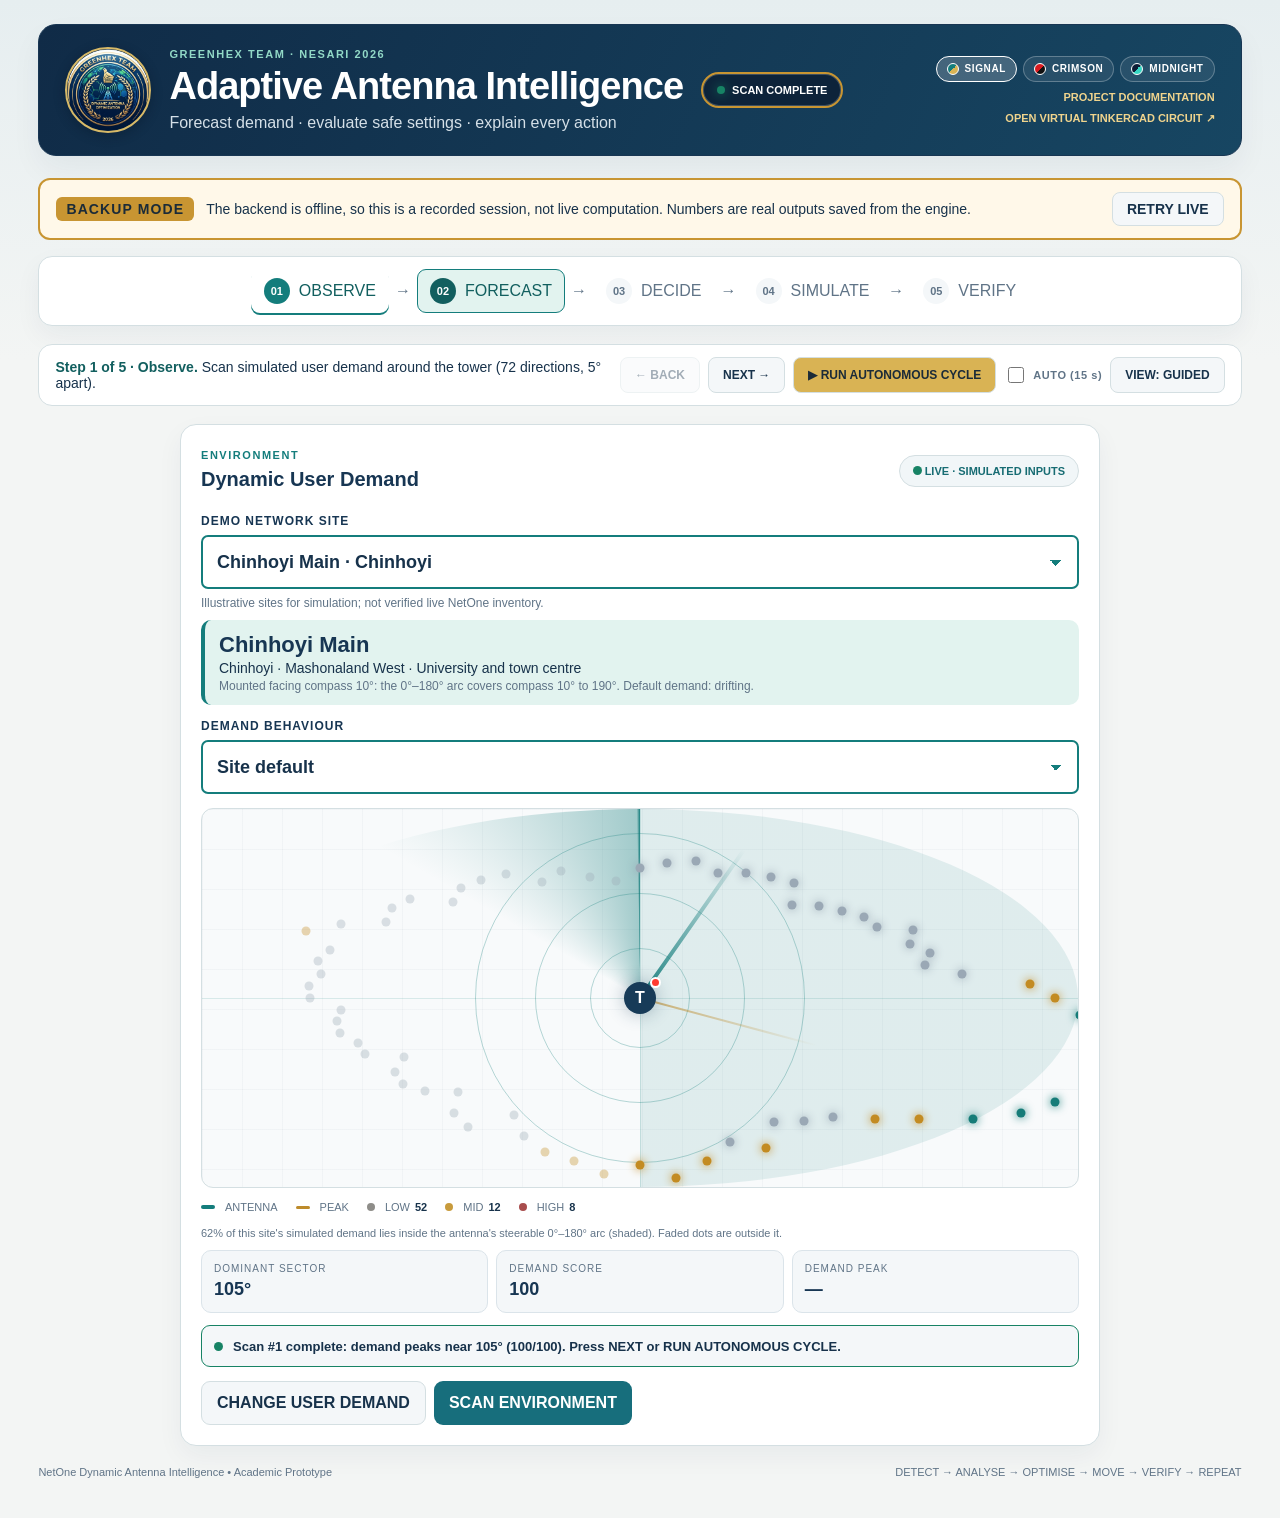
<file: frontend/index.html>
<!DOCTYPE html>
<html lang="en">
<head>
    <meta charset="UTF-8">
    <meta name="viewport" content="width=device-width, initial-scale=1.0">
    <title>NetOne Dynamic Antenna Intelligence</title>
    <script src="js/theme.js"></script>
    <link rel="stylesheet" href="css/style.css?v=gh-20261007-6">
    <link rel="stylesheet" href="css/themes.css?v=gh-themes-4">
</head>

<body>
<div class="app">

    <header class="topbar">
        <div class="brand-lockup">
            <span class="team-logo-frame"><img class="team-logo" src="assets/greenhex-team-mark.png?v=2" width="86" height="86" alt="GreenHex Team emblem"></span>
            <div>
                <div class="eyebrow">GREENHEX TEAM · NESARI 2026</div>
                <h1>Adaptive Antenna Intelligence</h1>
                <p>Forecast demand · evaluate safe settings · explain every action</p>
            </div>
        </div>

        <div class="status-pill" id="systemStatus">
            <span class="dot"></span>
            SYSTEM READY
        </div>
        <nav class="topbar-links" aria-label="Project links">
            <div class="theme-switch" role="group" aria-label="Colour theme">
                <button type="button" data-theme-btn="signal"><i></i>SIGNAL</button>
                <button type="button" data-theme-btn="crimson"><i></i>CRIMSON</button>
                <button type="button" data-theme-btn="midnight"><i></i>MIDNIGHT</button>
            </div>
            <a href="docs.html">PROJECT DOCUMENTATION</a>
            <a href="https://www.tinkercad.com/things/1D8MHzs7QHV/editel" target="_blank" rel="noopener noreferrer">OPEN VIRTUAL TINKERCAD CIRCUIT ↗</a>
        </nav>
    </header>

        <div class="backup-banner" id="backupBanner" role="status" hidden>
            <strong>BACKUP MODE</strong>
            <span>The backend is offline, so this is a recorded session, not live computation. Numbers are real outputs saved from the engine.</span>
            <button type="button" class="secondary" id="retryLiveBtn">RETRY LIVE</button>
        </div>

    <main>

        <!-- Core flow -->
        <section class="flow-card" aria-label="Process stages">
            <button type="button" class="flow-step active viewing" id="flow1" data-go="1" title="Scan simulated demand"><strong>01</strong><span>OBSERVE</span></button>
            <div class="arrow">→</div>
            <button type="button" class="flow-step" id="flow2" data-go="2" title="Predict next window"><strong>02</strong><span>FORECAST</span></button>
            <div class="arrow">→</div>
            <button type="button" class="flow-step" id="flow3" data-go="3" title="Pick a safe setting"><strong>03</strong><span>DECIDE</span></button>
            <div class="arrow">→</div>
            <button type="button" class="flow-step" id="flow4" data-go="4" title="Move virtual antenna"><strong>04</strong><span>SIMULATE</span></button>
            <div class="arrow">→</div>
            <button type="button" class="flow-step" id="flow5" data-go="5" title="Re-score same demand"><strong>05</strong><span>VERIFY</span></button>
        </section>

        <section class="view-bar">
            <p class="stage-hint" id="stageHint"></p>
            <div class="view-actions">
                <button type="button" class="secondary" id="prevStep">← BACK</button>
                <button type="button" class="secondary" id="nextStep">NEXT →</button>
                <button type="button" class="success" id="runCycleBtn">▶ RUN AUTONOMOUS CYCLE</button>
                <label class="auto-toggle"><input type="checkbox" id="autoToggle"> AUTO (15 s)</label>
                <button type="button" class="secondary" id="viewToggle">VIEW: GUIDED</button>
            </div>
        </section>

        <section class="dashboard-grid">

            <!-- Demand -->
            <article class="panel demand-panel" data-step="1">
                <div class="panel-heading">
                    <div>
                        <span class="section-tag">ENVIRONMENT</span>
                        <h2>Dynamic User Demand</h2>
                    </div>
                    <span class="live-tag"><i class="live-dot"></i> LIVE · SIMULATED INPUTS</span>
                </div>

                <label class="tower-picker" for="towerSelect">
                    <span>DEMO NETWORK SITE</span>
                    <select id="towerSelect" aria-describedby="towerNotice">
                        <option value="">Loading demo sites...</option>
                    </select>
                    <small id="towerNotice">Illustrative sites for simulation; not verified live NetOne inventory.</small>
                </label>
                <div class="site-card" id="siteCard"></div>
                <label class="tower-picker pattern-picker" for="patternSelect">
                    <span>DEMAND BEHAVIOUR</span>
                    <select id="patternSelect">
                        <option value="auto">Site default</option>
                        <option value="steady">Steady: users stay put</option>
                        <option value="drifting">Drifting: crowd moves steadily</option>
                        <option value="erratic">Erratic: unpredictable jumps</option>
                    </select>
                </label>

                <div class="radar" id="radar">
                    <div class="arc"></div>
                    <div class="pulse p1"></div><div class="pulse p2"></div>
                    <div class="sweep"></div>
                    <div class="ring ring1"></div>
                    <div class="ring ring2"></div>
                    <div class="ring ring3"></div>
                    <div class="cross vertical"></div>
                    <div class="cross horizontal"></div>
                    <div id="towerDot" class="tower-dot">T<i class="beacon"></i></div>
                    <div id="demandPoints"></div>
                    <div id="targetBeam" class="target-beam"></div>
                    <div id="currentBeam" class="beam current-beam"></div>
                </div>

                <div class="legend">
                    <span><i class="lg-beam"></i> ANTENNA</span>
                    <span><i class="lg-peak"></i> PEAK</span>
                    <span><i class="low"></i> LOW <b id="lowCount">0</b></span>
                    <span><i class="medium"></i> MID <b id="mediumCount">0</b></span>
                    <span><i class="high"></i> HIGH <b id="highCount">0</b></span>
                </div>

                <p class="metric-note" id="arcNote">Shaded half = antenna's steerable 0°–180° arc. Demand outside it (faded) cannot be served.</p>

                <div class="demand-stats">
                    <div>
                        <span>DOMINANT SECTOR</span>
                        <strong id="dominantSector">—</strong>
                    </div>
                    <div>
                        <span>DEMAND SCORE</span>
                        <strong id="demandScore">—</strong>
                    </div>
                    <div>
                        <span>DEMAND PEAK</span>
                        <strong id="signalScore">—</strong>
                    </div>
                </div>

                <p class="live-line" id="liveLine" aria-live="polite"><i class="live-dot"></i><span>Ready. Press SCAN ENVIRONMENT.</span></p>

                <div class="button-row">
                    <button class="secondary" id="changeDemandBtn">
                        CHANGE USER DEMAND
                    </button>
                    <button class="primary" id="scanBtn">
                        SCAN ENVIRONMENT
                    </button>
                </div>
            </article>

            <!-- AI -->
            <article class="panel ai-panel" data-step="2 3">
                <div class="panel-heading">
                    <div>
                        <span class="section-tag">INTELLIGENCE</span>
                        <h2>Autonomous Decision Engine</h2>
                    </div>
                    <span class="ai-badge">FORECAST + SEARCH</span>
                </div>

                <div class="recommendation-box">
                    <div class="rec-label" id="curLabel">CURRENT POSITION</div>
                    <div class="big-values">
                        <div>
                            <span>AZIMUTH</span>
                            <strong id="currentAzimuth">35°</strong>
                        </div>
                        <div>
                            <span>TILT</span>
                            <strong id="currentTilt">3°</strong>
                        </div>
                    </div>
                </div>

                <div class="arrow-down">↓</div>

                <div class="recommendation-box recommended">
                    <div class="rec-label">RECOMMENDED SETTING</div>
                    <div class="big-values">
                        <div>
                            <span>AZIMUTH</span>
                            <strong id="targetAzimuth">—</strong>
                        </div>
                        <div>
                            <span>TILT</span>
                            <strong id="targetTilt">—</strong>
                        </div>
                    </div>
                </div>

                <div class="reason" id="reason">
                    Run a scan to forecast demand and evaluate safe settings.
                </div>

                <div class="automation-readout">
                    <div><span>FORECAST PEAK</span><strong id="forecastPeak">—</strong></div>
                    <div><span>CONSISTENCY</span><strong id="forecastConfidence">—</strong></div>
                    <div><span>DECISION</span><strong id="decisionStatus">WAITING</strong></div>
                </div>
                <p class="metric-note">Trend forecast + bounded search + hold guardrails. Confidence is a simulated consistency indicator, not a probability.</p>

                <div class="score-comparison" aria-live="polite">
                    <div><span>BASELINE SCORE</span><strong id="baselineScore">—</strong></div>
                    <div><span>RECOMMENDED</span><strong id="predictedScore">—</strong></div>
                    <div><span>MOVEMENT</span><strong id="movementCost">—</strong></div>
                </div>
                <p class="metric-note">Illustrative demand-weighted coverage model. Scores are simulated, not measured RF.</p>

                <button class="success full" id="optimiseBtn">
                    ▶ RUN AUTONOMOUS CYCLE
                </button>
                <button class="secondary full" id="analyseBtn">PREVIEW DECISION</button>
            </article>

            <!-- Antenna model -->
            <article class="panel antenna-panel" data-step="4">
                <div class="panel-heading">
                    <div>
                        <span class="section-tag">VIRTUAL ACTUATOR</span>
                        <h2>Tinkercad Digital Twin</h2>
                    </div>
                    <span id="hardwareBadge" class="hardware-badge">VIRTUAL MODE</span>
                </div>

                <div class="antenna-stage">
                    <div id="coverageCone" class="coverage-cone"></div>

                    <div class="tower-model">
                        <div class="mast"></div>
                        <div class="mast-inner"></div>
                        <div class="support support-left"></div>
                        <div class="support support-right"></div>
                        <div class="cross-brace brace-one"></div>
                        <div class="cross-brace brace-two"></div>
                        <div class="cross-brace brace-three"></div>
                        <div class="platform platform-top"></div>
                        <div class="platform platform-mid"></div>
                        <div class="warning-light"></div>
                        <div class="mount-arm"></div>

                        <div id="antennaHead" class="antenna-head">
                            <div class="antenna-backplate"></div>
                            <div class="antenna-panel-shape"></div>
                            <div class="antenna-feed"></div>
                        </div>
                        <div class="tower-foundation"></div>
                    </div>
                </div>

                <a class="circuit-link" href="https://www.tinkercad.com/things/1D8MHzs7QHV/editel" target="_blank" rel="noopener noreferrer">
                    OPEN TINKERCAD VIRTUAL CIRCUIT ↗
                </a>
                <p class="circuit-note">Tinkercad’s virtual Uno and servo demonstrate actuation. The optimizer runs in this dashboard; Tinkercad is a separate virtual circuit, not a live-connected controller. <a href="docs.html#hardware">Open the no-purchase demo guide.</a></p>

                <div class="mechanical-values">
                    <div>
                        <span>VIRTUAL AZIMUTH</span>
                        <strong id="servoAzimuth">35°</strong>
                    </div>
                    <div>
                        <span>VIRTUAL TILT</span>
                        <strong id="servoTilt">3°</strong>
                    </div>
                    <div>
                        <span>MODE</span>
                        <strong id="controllerMode">SIMULATION</strong>
                    </div>
                </div>

                <div class="tinkercad-command"><span>VIRTUAL ACTUATOR TARGET</span><code id="tinkercadCommand">Waiting for recommendation</code><button type="button" class="copy-cmd" id="copyCmdBtn" title="Copy the command, then paste it into the Tinkercad Serial Monitor">COPY</button></div>

                <div class="movement-bar">
                    <div id="movementFill"></div>
                </div>
                <div class="movement-label" id="movementLabel">READY</div>
            </article>

            <!-- Verification -->
            <article class="panel verify-panel" data-step="5">
                <div class="panel-heading">
                    <div>
                        <span class="section-tag">FEEDBACK LOOP</span>
                        <h2>Outcome Check</h2>
                    </div>
                </div>

                <div class="verification-circle">
                    <span id="verifyScore">—</span>
                    <small>SIMULATED COVERAGE</small>
                </div>

                <div class="metric-grid">
                    <div><span>DEMAND IN BEAM</span><strong id="mBeam">—</strong></div>
                    <div><span>MOVES</span><strong id="mMoves">0</strong></div>
                    <div><span>DEGREES TRAVELLED</span><strong id="mDegrees">0°</strong></div>
                    <div><span>HOLDS / DECISIONS</span><strong id="mHolds">0 / 0</strong></div>
                </div>
                <p class="metric-note">Demand in beam is a throughput proxy (share of demand inside the beam's half-gain zone), not Mbps. Moves and degrees show equipment wear.</p>

                <div class="verify-text" id="verifyText">
                    Apply a recommendation to compare the same demand profile before and after.
                </div>

                <button class="primary full" id="verifyBtn">
                    VERIFY NEW POSITION
                </button>

                <div class="loop-message">
                    <strong>Trust guardrails:</strong>
                    low confidence or small forecast gain produces HOLD. All scores are simulated.
                </div>
            </article>

            <!-- Full demo -->
            <article class="panel full-panel" data-step="5">
                <div class="full-demo-copy">
                    <span class="section-tag">PRESENTATION MODE</span>
                    <h2>Run a Fair Strategy Comparison</h2>
                    <p>
                        Compare fixed, busiest-direction, and forecast-aware decisions on the same reproducible demand profile.
                    </p>
                </div>
                <button class="demo-button" id="fullDemoBtn">
                    ▶ COMPARE STRATEGIES
                </button>
                <button class="secondary" id="resetBtn">RESET SYSTEM</button>
                <div id="compareBars" class="compare-bars"></div>
            </article>

            <!-- 24-hour simulation -->
            <article class="panel full-panel day-panel" data-step="5">
                <div class="full-demo-copy">
                    <span class="section-tag">24-HOUR SIMULATION</span>
                    <h2>Does adapting pay off over a day?</h2>
                    <p>Demand moves through the day. The adaptive engine decides every hour and is scored on the next hour, which it never saw. It is compared with the best possible fixed setting (picked with hindsight) and the installed setting.</p>
                </div>
                <button class="demo-button" id="daySimBtn">▶ RUN 24-HOUR SIMULATION</button>
                <div id="dayChart" class="day-chart"></div>
                <div id="daySummary" class="day-summary"></div>
            </article>

            <!-- Event log -->
            <article class="panel full-panel" data-step="5">
                <div class="panel-heading">
                    <div>
                        <span class="section-tag">SYSTEM</span>
                        <h2>Event Log</h2>
                    </div>
                </div>
                <button class="secondary" id="exportAuditBtn" type="button">⬇ EXPORT AUDIT LOG (0)</button>
                <div class="log" id="eventLog"></div>
            </article>

        </section>

        <section class="assistant-panel panel" data-step="5" aria-labelledby="assistantHeading">
            <div class="panel-heading">
                <div>
                    <span class="section-tag">SYSTEM GUIDE</span>
                    <h2 id="assistantHeading">Operator Explanation</h2>
                </div>
                <span class="ai-badge" id="assistantMode">OPTIONAL TEXT ASSISTANT</span>
            </div>
            <div class="assistant-messages" id="assistantMessages" aria-live="polite">
                <p class="assistant-message assistant-response">The decision engine works without a cloud model. This optional panel explains the latest forecast, guardrail, and recommendation.</p>
            </div>
            <form class="assistant-form" id="assistantForm">
                <label class="sr-only" for="assistantInput">Ask about this demo</label>
                <input id="assistantInput" type="text" maxlength="1200" placeholder="Ask about a tower, scan, or recommendation..." autocomplete="off">
                <button class="primary" type="submit">ASK</button>
            </form>
            <label class="voice-setting"><input id="voiceToggle" type="checkbox"> Speak assistant updates aloud</label>
        </section>
    </main>

    <footer>
        <span>NetOne Dynamic Antenna Intelligence • Academic Prototype</span>
        <span>DETECT → ANALYSE → OPTIMISE → MOVE → VERIFY → REPEAT</span>
    </footer>
</div>

<script src="js/app.js?v=gh-20261007-6"></script>
</body>
</html>
</file>
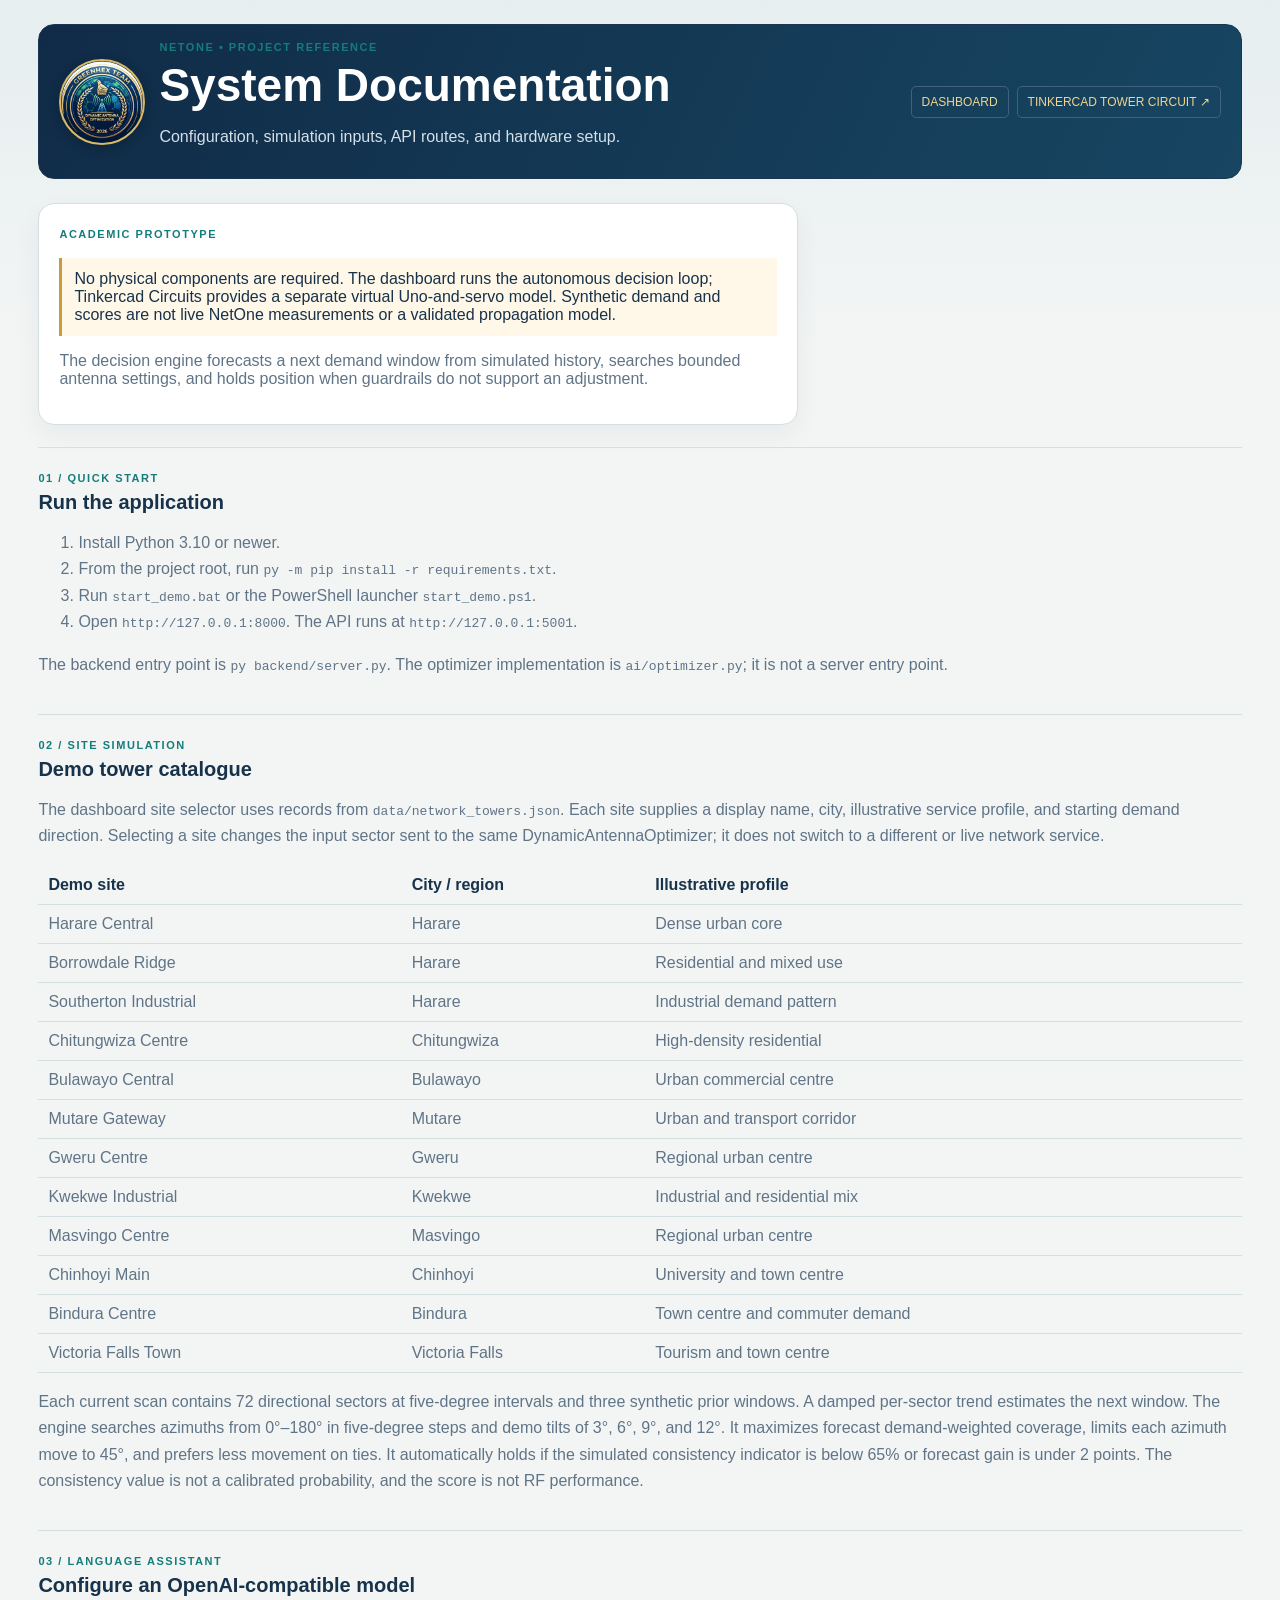
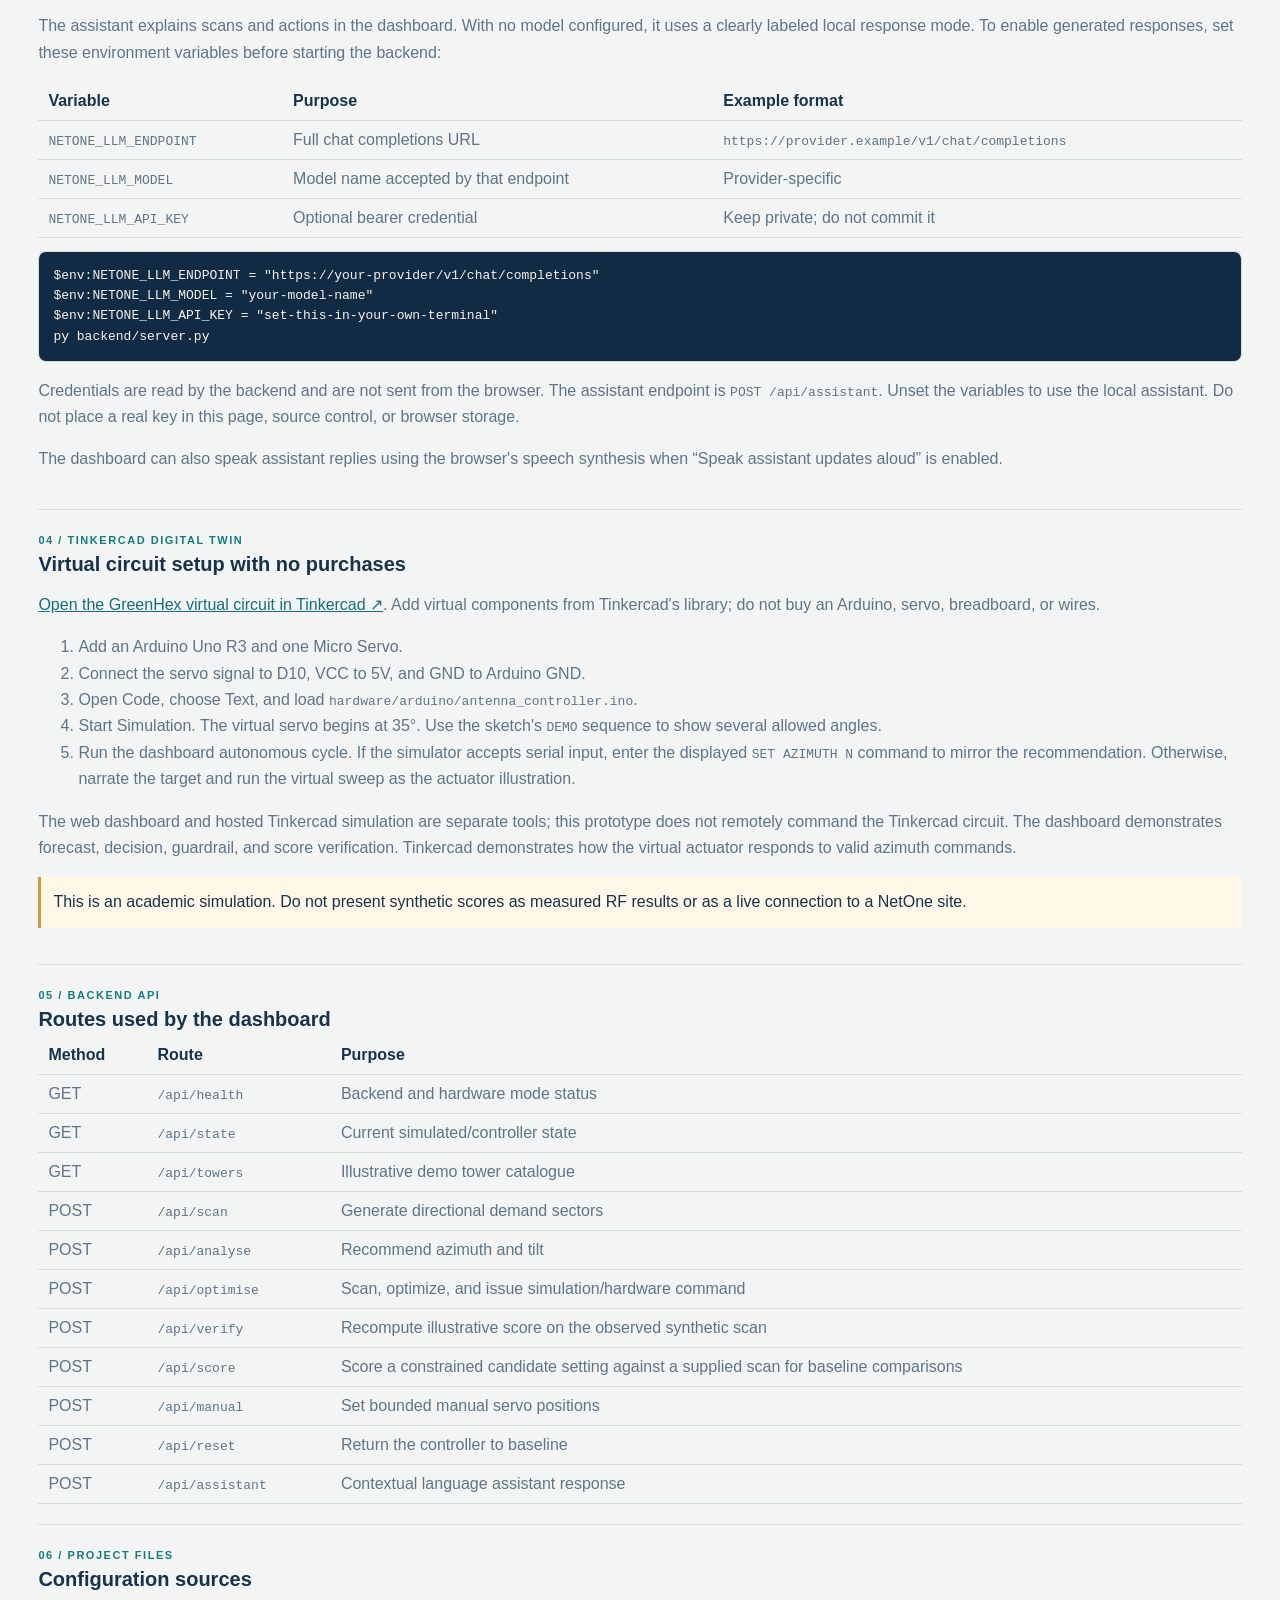
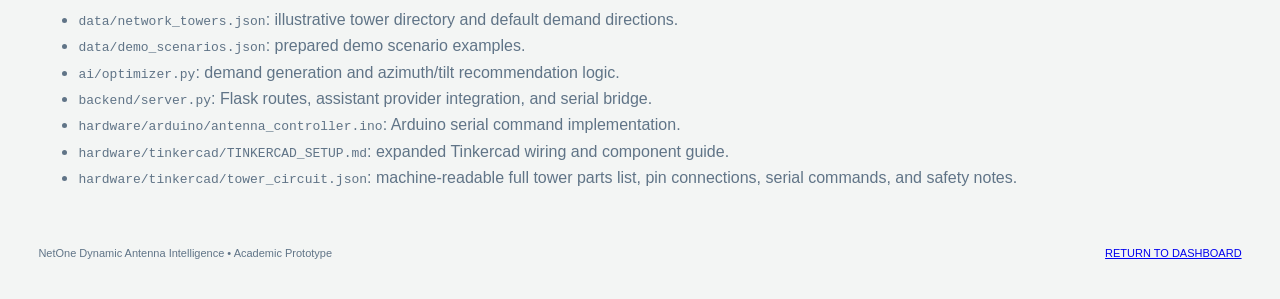
<file: frontend/docs.html>
<!DOCTYPE html>
<html lang="en">
<head>
    <meta charset="UTF-8">
    <meta name="viewport" content="width=device-width, initial-scale=1.0">
    <meta name="description" content="Setup, configuration, demo tower data, API, and Arduino notes for NetOne Dynamic Antenna Intelligence.">
    <title>Project Documentation | NetOne Dynamic Antenna Intelligence</title>
    <script src="js/theme.js"></script>
    <link rel="stylesheet" href="css/style.css?v=gh-20261007-6">
    <link rel="stylesheet" href="css/themes.css?v=gh-themes-4">
</head>
<body>
<div class="app docs-app">
    <header class="docs-header">
        <div class="docs-brand-lockup">
            <span class="team-logo-frame docs-logo-frame"><img class="team-logo" src="assets/greenhex-team-mark.png?v=2" width="64" height="64" alt="GreenHex Team emblem"></span>
            <div>
            <div class="eyebrow">NETONE • PROJECT REFERENCE</div>
            <h1>System Documentation</h1>
            <p>Configuration, simulation inputs, API routes, and hardware setup.</p>
            </div>
        </div>
        <nav class="docs-nav" aria-label="Project navigation">
            <a href="index.html">DASHBOARD</a>
            <a href="https://www.tinkercad.com/things/1D8MHzs7QHV/editel" target="_blank" rel="noopener noreferrer">TINKERCAD TOWER CIRCUIT ↗</a>
        </nav>
    </header>

    <main>
        <div class="docs-intro panel">
            <span class="section-tag">ACADEMIC PROTOTYPE</span>
            <p class="notice">No physical components are required. The dashboard runs the autonomous decision loop; Tinkercad Circuits provides a separate virtual Uno-and-servo model. Synthetic demand and scores are not live NetOne measurements or a validated propagation model.</p>
            <p>The decision engine forecasts a next demand window from simulated history, searches bounded antenna settings, and holds position when guardrails do not support an adjustment.</p>
        </div>

        <section class="docs-section" id="quickstart">
            <span class="section-tag">01 / QUICK START</span>
            <h2>Run the application</h2>
            <ol>
                <li>Install Python 3.10 or newer.</li>
                <li>From the project root, run <code>py -m pip install -r requirements.txt</code>.</li>
                <li>Run <code>start_demo.bat</code> or the PowerShell launcher <code>start_demo.ps1</code>.</li>
                <li>Open <code>http://127.0.0.1:8000</code>. The API runs at <code>http://127.0.0.1:5001</code>.</li>
            </ol>
            <p>The backend entry point is <code>py backend/server.py</code>. The optimizer implementation is <code>ai/optimizer.py</code>; it is not a server entry point.</p>
        </section>

        <section class="docs-section" id="towers">
            <span class="section-tag">02 / SITE SIMULATION</span>
            <h2>Demo tower catalogue</h2>
            <p>The dashboard site selector uses records from <code>data/network_towers.json</code>. Each site supplies a display name, city, illustrative service profile, and starting demand direction. Selecting a site changes the input sector sent to the same DynamicAntennaOptimizer; it does not switch to a different or live network service.</p>
            <table class="docs-table">
                <thead><tr><th>Demo site</th><th>City / region</th><th>Illustrative profile</th></tr></thead>
                <tbody>
                    <tr><td>Harare Central</td><td>Harare</td><td>Dense urban core</td></tr>
                    <tr><td>Borrowdale Ridge</td><td>Harare</td><td>Residential and mixed use</td></tr>
                    <tr><td>Southerton Industrial</td><td>Harare</td><td>Industrial demand pattern</td></tr>
                    <tr><td>Chitungwiza Centre</td><td>Chitungwiza</td><td>High-density residential</td></tr>
                    <tr><td>Bulawayo Central</td><td>Bulawayo</td><td>Urban commercial centre</td></tr>
                    <tr><td>Mutare Gateway</td><td>Mutare</td><td>Urban and transport corridor</td></tr>
                    <tr><td>Gweru Centre</td><td>Gweru</td><td>Regional urban centre</td></tr>
                    <tr><td>Kwekwe Industrial</td><td>Kwekwe</td><td>Industrial and residential mix</td></tr>
                    <tr><td>Masvingo Centre</td><td>Masvingo</td><td>Regional urban centre</td></tr>
                    <tr><td>Chinhoyi Main</td><td>Chinhoyi</td><td>University and town centre</td></tr>
                    <tr><td>Bindura Centre</td><td>Bindura</td><td>Town centre and commuter demand</td></tr>
                    <tr><td>Victoria Falls Town</td><td>Victoria Falls</td><td>Tourism and town centre</td></tr>
                </tbody>
            </table>
            <p>Each current scan contains 72 directional sectors at five-degree intervals and three synthetic prior windows. A damped per-sector trend estimates the next window. The engine searches azimuths from 0°–180° in five-degree steps and demo tilts of 3°, 6°, 9°, and 12°. It maximizes forecast demand-weighted coverage, limits each azimuth move to 45°, and prefers less movement on ties. It automatically holds if the simulated consistency indicator is below 65% or forecast gain is under 2 points. The consistency value is not a calibrated probability, and the score is not RF performance.</p>
        </section>

        <section class="docs-section" id="assistant">
            <span class="section-tag">03 / LANGUAGE ASSISTANT</span>
            <h2>Configure an OpenAI-compatible model</h2>
            <p>The assistant explains scans and actions in the dashboard. With no model configured, it uses a clearly labeled local response mode. To enable generated responses, set these environment variables before starting the backend:</p>
            <table class="docs-table">
                <thead><tr><th>Variable</th><th>Purpose</th><th>Example format</th></tr></thead>
                <tbody>
                    <tr><td><code>NETONE_LLM_ENDPOINT</code></td><td>Full chat completions URL</td><td><code>https://provider.example/v1/chat/completions</code></td></tr>
                    <tr><td><code>NETONE_LLM_MODEL</code></td><td>Model name accepted by that endpoint</td><td>Provider-specific</td></tr>
                    <tr><td><code>NETONE_LLM_API_KEY</code></td><td>Optional bearer credential</td><td>Keep private; do not commit it</td></tr>
                </tbody>
            </table>
            <pre><code>$env:NETONE_LLM_ENDPOINT = "https://your-provider/v1/chat/completions"
$env:NETONE_LLM_MODEL = "your-model-name"
$env:NETONE_LLM_API_KEY = "set-this-in-your-own-terminal"
py backend/server.py</code></pre>
            <p>Credentials are read by the backend and are not sent from the browser. The assistant endpoint is <code>POST /api/assistant</code>. Unset the variables to use the local assistant. Do not place a real key in this page, source control, or browser storage.</p>
            <p>The dashboard can also speak assistant replies using the browser's speech synthesis when “Speak assistant updates aloud” is enabled.</p>
        </section>

        <section class="docs-section" id="hardware">
            <span class="section-tag">04 / TINKERCAD DIGITAL TWIN</span>
            <h2>Virtual circuit setup with no purchases</h2>
            <p><a href="https://www.tinkercad.com/things/1D8MHzs7QHV/editel" target="_blank" rel="noopener noreferrer">Open the GreenHex virtual circuit in Tinkercad ↗</a>. Add virtual components from Tinkercad's library; do not buy an Arduino, servo, breadboard, or wires.</p>
            <ol>
                <li>Add an Arduino Uno R3 and one Micro Servo.</li>
                <li>Connect the servo signal to D10, VCC to 5V, and GND to Arduino GND.</li>
                <li>Open Code, choose Text, and load <code>hardware/arduino/antenna_controller.ino</code>.</li>
                <li>Start Simulation. The virtual servo begins at 35°. Use the sketch's <code>DEMO</code> sequence to show several allowed angles.</li>
                <li>Run the dashboard autonomous cycle. If the simulator accepts serial input, enter the displayed <code>SET AZIMUTH N</code> command to mirror the recommendation. Otherwise, narrate the target and run the virtual sweep as the actuator illustration.</li>
            </ol>
            <p>The web dashboard and hosted Tinkercad simulation are separate tools; this prototype does not remotely command the Tinkercad circuit. The dashboard demonstrates forecast, decision, guardrail, and score verification. Tinkercad demonstrates how the virtual actuator responds to valid azimuth commands.</p>
            <p class="notice">This is an academic simulation. Do not present synthetic scores as measured RF results or as a live connection to a NetOne site.</p>
        </section>

        <section class="docs-section" id="api">
            <span class="section-tag">05 / BACKEND API</span>
            <h2>Routes used by the dashboard</h2>
            <table class="docs-table">
                <thead><tr><th>Method</th><th>Route</th><th>Purpose</th></tr></thead>
                <tbody>
                    <tr><td>GET</td><td><code>/api/health</code></td><td>Backend and hardware mode status</td></tr>
                    <tr><td>GET</td><td><code>/api/state</code></td><td>Current simulated/controller state</td></tr>
                    <tr><td>GET</td><td><code>/api/towers</code></td><td>Illustrative demo tower catalogue</td></tr>
                    <tr><td>POST</td><td><code>/api/scan</code></td><td>Generate directional demand sectors</td></tr>
                    <tr><td>POST</td><td><code>/api/analyse</code></td><td>Recommend azimuth and tilt</td></tr>
                    <tr><td>POST</td><td><code>/api/optimise</code></td><td>Scan, optimize, and issue simulation/hardware command</td></tr>
                    <tr><td>POST</td><td><code>/api/verify</code></td><td>Recompute illustrative score on the observed synthetic scan</td></tr>
                    <tr><td>POST</td><td><code>/api/score</code></td><td>Score a constrained candidate setting against a supplied scan for baseline comparisons</td></tr>
                    <tr><td>POST</td><td><code>/api/manual</code></td><td>Set bounded manual servo positions</td></tr>
                    <tr><td>POST</td><td><code>/api/reset</code></td><td>Return the controller to baseline</td></tr>
                    <tr><td>POST</td><td><code>/api/assistant</code></td><td>Contextual language assistant response</td></tr>
                </tbody>
            </table>
        </section>

        <section class="docs-section" id="files">
            <span class="section-tag">06 / PROJECT FILES</span>
            <h2>Configuration sources</h2>
            <ul>
                <li><code>data/network_towers.json</code>: illustrative tower directory and default demand directions.</li>
                <li><code>data/demo_scenarios.json</code>: prepared demo scenario examples.</li>
                <li><code>ai/optimizer.py</code>: demand generation and azimuth/tilt recommendation logic.</li>
                <li><code>backend/server.py</code>: Flask routes, assistant provider integration, and serial bridge.</li>
                <li><code>hardware/arduino/antenna_controller.ino</code>: Arduino serial command implementation.</li>
                <li><code>hardware/tinkercad/TINKERCAD_SETUP.md</code>: expanded Tinkercad wiring and component guide.</li>
                <li><code>hardware/tinkercad/tower_circuit.json</code>: machine-readable full tower parts list, pin connections, serial commands, and safety notes.</li>
            </ul>
        </section>
    </main>
    <footer>
        <span>NetOne Dynamic Antenna Intelligence • Academic Prototype</span>
        <span><a href="index.html">RETURN TO DASHBOARD</a></span>
    </footer>
</div>
</body>
</html>
</file>
<file: frontend/css/style.css>
:root {
    --bg: #09090a;
    --panel: #111214;
    --panel2: #191a1c;
    --line: #36373a;
    --text: #f5f3ee;
    --muted: #a6a5a1;
    --brand-red: #e31e24;
    --green: #36d98a;
    --yellow: #f5c72e;
    --red: #e31e24;
}

* {
    box-sizing: border-box;
}

body {
    margin: 0;
    color: var(--text);
    background:
        radial-gradient(circle at 50% -20%, #451315 0, transparent 45%),
        var(--bg);
    font-family: Inter, Arial, Helvetica, sans-serif;
}

button {
    font: inherit;
}

.app {
    width: min(1500px, 94%);
    margin: auto;
    padding: 28px 0 40px;
}

.topbar {
    display: flex;
    justify-content: space-between;
    align-items: flex-start;
    gap: 20px;
    margin-bottom: 22px;
}

.topbar-links {
    display: flex;
    flex-direction: column;
    align-items: flex-end;
    gap: 9px;
    margin-left: auto;
}

.topbar-links a,
.circuit-link {
    color: #ff777a;
    font-size: 11px;
    font-weight: 800;
    text-decoration: none;
}

.topbar-links a:hover,
.circuit-link:hover,
.circuit-note a:hover {
    color: var(--yellow);
}

.eyebrow,
.section-tag {
    color: var(--brand-red);
    letter-spacing: .14em;
    font-size: 11px;
    font-weight: 800;
}

h1 {
    margin: 5px 0;
    font-size: clamp(28px, 4vw, 46px);
}

h2 {
    margin: 5px 0;
    font-size: 20px;
}

p {
    color: var(--muted);
}

.status-pill,
.live-tag,
.ai-badge,
.hardware-badge {
    border: 1px solid var(--line);
    background: #071018;
    padding: 9px 13px;
    border-radius: 999px;
    font-size: 11px;
    font-weight: 800;
    white-space: nowrap;
}

.dot {
    display: inline-block;
    width: 8px;
    height: 8px;
    background: var(--green);
    border-radius: 50%;
    margin-right: 7px;
    box-shadow: 0 0 12px var(--green);
}

.flow-card {
    display: flex;
    align-items: center;
    justify-content: center;
    gap: 12px;
    border: 1px solid var(--line);
    background: var(--panel);
    border-radius: 14px;
    padding: 12px;
    margin-bottom: 18px;
}

.flow-step {
    display: flex;
    align-items: center;
    gap: 9px;
    padding: 10px 14px;
    color: var(--muted);
    border-radius: 9px;
}

.flow-step strong {
    color: #77736b;
}

.flow-step.active {
    background: #351416;
    color: #ff777a;
}

.flow-step.active strong {
    color: #ff777a;
}

.arrow {
    color: #605d57;
}

.dashboard-grid {
    display: grid;
    grid-template-columns: 1.1fr .9fr;
    gap: 18px;
}

.panel {
    background: linear-gradient(145deg, #171719, #101012);
    border: 1px solid var(--line);
    border-radius: 16px;
    padding: 20px;
    box-shadow: 0 20px 50px #0007;
}

.full-panel {
    grid-column: 1 / -1;
}

.panel-heading {
    display: flex;
    justify-content: space-between;
    gap: 15px;
    align-items: flex-start;
    margin-bottom: 18px;
}

.live-tag {
    color: var(--green);
}

.ai-badge {
    color: var(--brand-red);
}

.hardware-badge {
    color: var(--yellow);
}

.radar {
    position: relative;
    height: 380px;
    border-radius: 12px;
    overflow: hidden;
    background:
        radial-gradient(circle, transparent 0 27%, #e31e240c 28% 28.5%, transparent 29% 52%, #e31e240c 53% 53.5%, transparent 54% 77%, #e31e240c 78% 78.5%, transparent 79%),
        linear-gradient(#ffffff07 1px, transparent 1px),
        linear-gradient(90deg, #ffffff07 1px, transparent 1px);
    background-size: 100% 100%, 35px 35px, 35px 35px;
    border: 1px solid #552123;
}

.ring {
    position: absolute;
    border: 1px solid #e31e2422;
    border-radius: 50%;
    left: 50%;
    top: 50%;
    transform: translate(-50%, -50%);
}

.ring1 { width: 100px; height: 100px; }
.ring2 { width: 210px; height: 210px; }
.ring3 { width: 330px; height: 330px; }

.cross {
    position: absolute;
    background: #e31e2418;
}

.vertical {
    width: 1px;
    height: 100%;
    left: 50%;
}

.horizontal {
    height: 1px;
    width: 100%;
    top: 50%;
}

.tower-dot {
    position: absolute;
    left: 50%;
    top: 50%;
    width: 32px;
    height: 32px;
    transform: translate(-50%, -50%);
    display: grid;
    place-items: center;
    background: var(--brand-red);
    color: #ffffff;
    font-weight: 900;
    border-radius: 50%;
    z-index: 4;
    box-shadow: 0 0 25px #e31e2477;
}

.demand-point {
    position: absolute;
    width: 9px;
    height: 9px;
    border-radius: 50%;
    transform: translate(-50%, -50%);
    z-index: 2;
    box-shadow: 0 0 10px currentColor;
}

.demand-point.low { color: #8e8d89; background: #8e8d89; }
.demand-point.medium { color: var(--yellow); background: var(--yellow); }
.demand-point.high { color: var(--red); background: var(--red); }

.target-beam {
    position: absolute;
    width: 2px;
    height: 48%;
    left: 50%;
    bottom: 50%;
    transform-origin: bottom center;
    background: linear-gradient(transparent, var(--brand-red));
    opacity: .65;
    transition: transform .8s ease;
    z-index: 1;
}

.legend {
    display: flex;
    gap: 18px;
    margin: 13px 0;
    color: var(--muted);
    font-size: 11px;
}

.legend span {
    display: inline-flex;
    align-items: center;
    gap: 5px;
}

.legend b {
    color: var(--text);
    font-variant-numeric: tabular-nums;
}

.tower-picker {
    display: grid;
    grid-template-columns: 1fr;
    gap: 7px;
    margin: 0 0 14px;
    color: var(--muted);
    font-size: 10px;
    font-weight: 800;
    letter-spacing: .1em;
}

.tower-picker select,
.assistant-form input {
    min-width: 0;
    width: 100%;
    border: 1px solid var(--line);
    border-radius: 7px;
    padding: 11px 12px;
    background: #09090a;
    color: var(--text);
    font: inherit;
}

.tower-picker small {
    color: var(--muted);
    font-size: 11px;
    font-weight: 400;
    letter-spacing: 0;
}

.legend i {
    display: inline-block;
    width: 8px;
    height: 8px;
    border-radius: 50%;
    margin-right: 5px;
}

.low { background: #8e8d89; }
.medium { background: var(--yellow); }
.high { background: var(--red); }

.demand-stats,
.mechanical-values {
    display: grid;
    grid-template-columns: repeat(3, 1fr);
    gap: 8px;
}

.demand-stats > div,
.mechanical-values > div {
    background: #071018;
    border: 1px solid var(--line);
    padding: 12px;
    border-radius: 10px;
}

.demand-stats span,
.mechanical-values span,
.big-values span,
.rec-label {
    display: block;
    color: var(--muted);
    font-size: 10px;
    letter-spacing: .1em;
}

.demand-stats strong,
.mechanical-values strong {
    display: block;
    margin-top: 5px;
    font-size: 18px;
}

.button-row {
    display: flex;
    gap: 8px;
    margin-top: 14px;
}

button {
    border: 0;
    border-radius: 9px;
    padding: 12px 15px;
    cursor: pointer;
    font-weight: 800;
}

button.primary {
    background: var(--brand-red);
    color: #ffffff;
}

button.success {
    background: var(--yellow);
    color: #17120a;
}

button.secondary {
    background: #252426;
    color: var(--text);
    border: 1px solid var(--line);
}

button.full {
    width: 100%;
    margin-top: 10px;
}

button:disabled {
    opacity: .4;
    cursor: not-allowed;
}

.recommendation-box {
    border: 1px solid var(--line);
    background: #071018;
    padding: 16px;
    border-radius: 12px;
}

.recommendation-box.recommended {
    border-color: #9a7010;
    background: #29220f;
}

.big-values {
    display: grid;
    grid-template-columns: 1fr 1fr;
    gap: 15px;
    margin-top: 9px;
}

.big-values strong {
    display: block;
    font-size: 38px;
    margin-top: 3px;
}

.arrow-down {
    text-align: center;
    font-size: 26px;
    color: var(--brand-red);
    padding: 6px;
}

.reason {
    border-left: 3px solid var(--brand-red);
    background: #1b1414;
    padding: 12px;
    color: var(--muted);
    margin: 15px 0;
    line-height: 1.5;
}

.score-comparison {
    display: grid;
    grid-template-columns: repeat(3, minmax(0, 1fr));
    gap: 8px;
    margin-top: 12px;
}

.score-comparison > div {
    min-width: 0;
    padding: 11px;
    border: 1px solid var(--line);
    border-radius: 9px;
    background: #09090a;
}

.score-comparison span {
    display: block;
    color: var(--muted);
    font-size: 9px;
    letter-spacing: .08em;
}

.score-comparison strong {
    display: block;
    margin-top: 6px;
    font-size: 16px;
    overflow-wrap: anywhere;
}

.metric-note { margin: 8px 0; font-size: 11px; line-height: 1.45; }

.antenna-stage {
    height: 360px;
    position: relative;
    overflow: hidden;
    border-radius: 12px;
    background:
        linear-gradient(#ffffff06 1px, transparent 1px),
        linear-gradient(90deg, #ffffff06 1px, transparent 1px);
    background-size: 32px 32px;
}

.tower-model {
    position: absolute;
    width: 220px;
    height: 330px;
    left: 50%;
    bottom: 0;
    transform: translateX(-50%);
}

.mast {
    position: absolute;
    width: 11px;
    height: 260px;
    background: linear-gradient(90deg, #62605b, #c3c0b8 48%, #55534e);
    left: 104px;
    bottom: 20px;
    box-shadow: 0 0 0 1px #ffffff1b;
}

.mast-inner {
    position: absolute;
    width: 3px;
    height: 250px;
    left: 108px;
    bottom: 25px;
    background: repeating-linear-gradient(to bottom, #e4e0d5 0 3px, transparent 3px 15px);
    opacity: .72;
}

.support {
    position: absolute;
    width: 150px;
    height: 3px;
    background: linear-gradient(#a5a198, #55534e);
    left: 35px;
    transform-origin: center;
}

.support-left {
    bottom: 90px;
    transform: rotate(24deg);
}

.support-right {
    bottom: 170px;
    transform: rotate(-24deg);
}

.cross-brace {
    position: absolute;
    left: 51px;
    width: 120px;
    height: 2px;
    background: #88857d;
    transform-origin: center;
    opacity: .9;
}

.brace-one { bottom: 86px; transform: rotate(-51deg); }
.brace-two { bottom: 86px; transform: rotate(51deg); }
.brace-three { bottom: 166px; transform: rotate(-51deg); }

.platform {
    position: absolute;
    left: 71px;
    width: 68px;
    height: 5px;
    background: linear-gradient(#d0cabe, #5c5952);
    border-radius: 2px;
}

.platform-top { bottom: 244px; }
.platform-mid { bottom: 162px; }

.warning-light {
    position: absolute;
    width: 8px;
    height: 8px;
    left: 105px;
    bottom: 286px;
    border-radius: 50%;
    background: var(--red);
    box-shadow: 0 0 10px #e31e2477;
}

.mount-arm {
    position: absolute;
    left: 127px;
    bottom: 294px;
    width: 36px;
    height: 3px;
    background: #c3c0b8;
}

.antenna-head {
    position: absolute;
    left: 77px;
    bottom: 260px;
    width: 85px;
    height: 70px;
    transform-origin: 50% 85%;
    transition: transform 1.2s cubic-bezier(.2,.8,.2,1);
}

.antenna-backplate {
    position: absolute;
    left: 14px;
    top: 9px;
    width: 28px;
    height: 51px;
    border: 2px solid #c8c4ba;
    border-radius: 4px;
    background: linear-gradient(90deg, #4b4b48, #8f8d86, #484744);
    box-shadow: 3px 5px 8px #0008;
}

.antenna-panel-shape {
    position: relative;
    z-index: 1;
    width: 22px;
    height: 65px;
    margin: auto;
    border-radius: 6px;
    border: 1px solid #d8d4cb;
    background: repeating-linear-gradient(0deg, #aaa79f 0 5px, #78766f 5px 7px);
    box-shadow: 0 0 20px #e31e2435;
}

.antenna-feed {
    position: absolute;
    left: 37px;
    top: 34px;
    width: 15px;
    height: 3px;
    background: var(--yellow);
    box-shadow: 0 0 7px #f5c72e77;
}

.tower-foundation {
    position: absolute;
    left: 47px;
    bottom: 0;
    width: 126px;
    height: 15px;
    background: linear-gradient(#77736b, #302e2a);
    clip-path: polygon(12% 0, 88% 0, 100% 100%, 0 100%);
}

.coverage-cone {
    position: absolute;
    width: 0;
    height: 0;
    left: 50%;
    bottom: 90px;
    border-left: 80px solid transparent;
    border-right: 80px solid transparent;
    border-bottom: 260px solid #e31e2415;
    transform-origin: 50% 100%;
    transition: transform 1.2s ease;
}

.movement-bar {
    height: 8px;
    background: #09090a;
    border-radius: 10px;
    margin-top: 14px;
    overflow: hidden;
}

.movement-bar div {
    height: 100%;
    width: 0;
    background: var(--green);
    transition: width 1s ease;
}

.movement-label {
    text-align: center;
    color: var(--muted);
    font-size: 11px;
    margin-top: 7px;
}

.verification-circle {
    width: 190px;
    height: 190px;
    margin: 15px auto;
    border-radius: 50%;
    border: 12px solid #302d29;
    outline: 1px solid var(--brand-red);
    display: grid;
    place-items: center;
    text-align: center;
}

.verification-circle span {
    font-size: 42px;
    font-weight: 900;
}

.verification-circle small {
    display: block;
    color: var(--muted);
}

.verify-text {
    color: var(--muted);
    text-align: center;
    min-height: 45px;
}

.loop-message {
    border: 1px solid var(--line);
    padding: 12px;
    margin-top: 14px;
    color: var(--muted);
    font-size: 13px;
    line-height: 1.5;
}

.full-demo-copy {
    display: inline-block;
    max-width: 75%;
}

.demo-button {
    float: right;
    background: var(--brand-red);
    color: #ffffff;
    font-size: 15px;
    padding: 16px 20px;
}

.log {
    height: 190px;
    overflow: auto;
    background: #09090a;
    border: 1px solid var(--line);
    border-radius: 10px;
    padding: 12px;
    font-family: Consolas, monospace;
    font-size: 12px;
}

.log-entry {
    padding: 5px 0;
    border-bottom: 1px solid #ffffff06;
}

.log-entry.ok { color: var(--green); }
.log-entry.info { color: #ff777a; }
.log-entry.warn { color: var(--yellow); }
.log-entry.error { color: var(--red); }

.circuit-link {
    display: inline-block;
    margin-top: 13px;
    padding: 10px 12px;
    border: 1px solid #772529;
    border-radius: 6px;
    background: #281214;
}

.circuit-note {
    margin: 8px 0 0;
    font-size: 11px;
    line-height: 1.5;
}

.circuit-note a { color: var(--yellow); }

.assistant-panel { margin-top: 18px; }

.assistant-messages {
    display: flex;
    flex-direction: column;
    gap: 8px;
    max-height: 260px;
    overflow: auto;
    padding: 12px;
    border: 1px solid var(--line);
    border-radius: 7px;
    background: #09090a;
}

.assistant-message {
    max-width: 88%;
    margin: 0;
    padding: 9px 11px;
    border-left: 2px solid var(--brand-red);
    border-radius: 3px;
    background: #1b1414;
    color: var(--text);
    font-size: 13px;
    line-height: 1.5;
}

.assistant-user {
    align-self: flex-end;
    border-left: 0;
    border-right: 2px solid var(--yellow);
    background: #26210f;
}

.assistant-form {
    display: grid;
    grid-template-columns: 1fr auto;
    gap: 8px;
    margin-top: 10px;
}

.assistant-form input { font-size: 14px; }
.assistant-form button { min-width: 78px; }

.voice-setting {
    display: inline-flex;
    align-items: center;
    gap: 8px;
    margin-top: 11px;
    color: var(--muted);
    font-size: 12px;
}

.voice-setting input { accent-color: var(--brand-red); }

.sr-only {
    position: absolute;
    width: 1px;
    height: 1px;
    overflow: hidden;
    clip: rect(0, 0, 0, 0);
    white-space: nowrap;
    clip-path: inset(50%);
}

/* Documentation pages share the dashboard palette without its control grid. */
.docs-app { width: min(1080px, 92%); }
.docs-header { display: flex; justify-content: space-between; align-items: center; gap: 16px; margin-bottom: 24px; padding: 16px 20px; border: 1px solid #1b3552; border-radius: 16px; background: linear-gradient(115deg,#102b47,#174662); }
.docs-header h1 { color: #fff; }
.docs-header p { color: #d5e0e8; }
.docs-brand-lockup { display:flex; align-items:center; gap:14px; min-width:0; }
.docs-logo-frame { flex-basis:64px; width:64px; height:64px; }
.docs-nav { display: flex; flex-wrap: wrap; gap: 8px; }
.docs-nav a { color: var(--text); text-decoration: none; border: 1px solid var(--line); padding: 8px 10px; border-radius: 5px; font-size: 12px; }
.docs-nav a { color:#f0d48d; border-color:#41617c; }
.docs-nav a:hover { border-color:#f0d48d; color:#fff; }
.docs-intro { max-width: 760px; margin-bottom: 22px; }
.docs-section { padding: 20px 0; border-top: 1px solid var(--line); scroll-margin-top: 18px; }
.docs-section h2 { color: var(--text); }
.docs-section h3 { margin: 20px 0 8px; color: #9a7010; font-size: 14px; }
.docs-section p, .docs-section li { color: var(--muted); line-height: 1.65; }
.docs-section a { color: #176e7c; }
.docs-section pre { overflow: auto; padding: 14px; border: 1px solid var(--line); border-radius: 8px; background: #122b45; color: #f5f3ee; line-height: 1.55; }
.circuit-figure { margin: 18px 0; padding: 12px; background: #f1f0eb; border: 1px solid var(--line); border-radius: 6px; }
.circuit-figure img { display: block; width: 100%; height: auto; }
.circuit-figure figcaption { margin-top: 8px; color: #333; font-size: 12px; line-height: 1.5; }
.docs-table { width: 100%; border-collapse: collapse; }
.docs-table th, .docs-table td { padding: 10px; text-align: left; border-bottom: 1px solid var(--line); color: var(--muted); }
.docs-table th { color: var(--text); }
.notice { padding: 12px; border-left: 3px solid var(--yellow); background: #fff8e9; color: var(--text) !important; }

footer {
    display: flex;
    justify-content: space-between;
    gap: 20px;
    color: #77736b;
    font-size: 11px;
    margin-top: 20px;
}

/* GreenHex visual system: warm paper, deep navy, signal teal, and antenna gold. */
:root {
    --bg: #f3f5f4;
    --panel: #ffffff;
    --panel2: #e9eff0;
    --line: #d4dfe2;
    --text: #17324b;
    --muted: #607487;
    --brand-red: #147c78;
    --green: #178365;
    --yellow: #c89b3c;
    --red: #a84d4d;
    color-scheme: light;
}

body { color: var(--text); background: linear-gradient(180deg, #e6eef0 0, var(--bg) 360px); }
.app { width: min(1440px, 94%); padding-top: 24px; }
.topbar { align-items: center; padding: 22px 26px; border: 1px solid #183653; border-radius: 18px; background: linear-gradient(115deg, #102b47, #174662); box-shadow: 0 14px 30px #102b4719; }
.brand-lockup { display: flex; align-items: center; gap: 18px; min-width: 0; }
.team-logo-frame { flex: 0 0 86px; width: 86px; height: 86px; display: grid; place-items: center; overflow: hidden; border: 2px solid #d7b967; border-radius: 50%; background: #102c4c; box-shadow: 0 3px 12px #06132155; }
img.team-logo { display: block; width: 100%; height: 100%; max-width: 100%; max-height: 100%; object-fit: contain; border-radius: 50%; }
.topbar .eyebrow { color: #92d9c7; }
.topbar h1 { margin: 5px 0; color: #fff; font-size: clamp(25px, 3vw, 38px); letter-spacing: -.025em; line-height: 1.12; }
.topbar p { margin: 7px 0 0; color: #d5e0e8; }
.topbar-links a { color: #f0d48d; text-align: right; }
.topbar-links a:hover { color: #fff; }
.status-pill { background: #0d233a; color: #fff; border-color: #41617c; }
.eyebrow, .section-tag { color: #147d7c; }
.status-pill, .live-tag, .ai-badge, .hardware-badge { background: #f1f6f8; border-color: var(--line); color: var(--text); }
.live-tag { color: #16775c; }
.ai-badge { color: #176c73; }
.hardware-badge { color: #7f5a13; }
.flow-card { flex-wrap: wrap; background: #fff; border-color: var(--line); box-shadow: 0 8px 20px #142d4210; }
.flow-step { padding: 10px 12px; }
.flow-step.active { background: #e2f3ef; color: #125f5f; }
.flow-step.active strong { color: #125f5f; }
.flow-step strong { color: #8090a1; }
.arrow { color: #94a4b1; }
.dashboard-grid { grid-template-columns: minmax(0,1.05fr) minmax(390px,.95fr); align-items: start; gap: 18px; }
.panel { min-width: 0; background: #fff; border-color: var(--line); box-shadow: 0 10px 26px #17314a0d; }
.panel-heading { align-items: center; }
.panel-heading h2 { color: #173653; }
.demand-stats > div, .mechanical-values > div { background: #f4f7f9; border-color: #dbe4ea; }
.demand-stats span, .mechanical-values span, .big-values span, .rec-label { color: #637588; }
.demand-stats strong, .mechanical-values strong, .big-values strong { color: #163653; }
.recommendation-box { background: #f4f7f9; border-color: #dbe4ea; }
.recommendation-box.recommended { background: #fff8e9; border-color: #dfc47e; }
.reason { border-left-color: #c89532; background: #fff8e9; color: #40556a; }
.score-comparison > div { background: #f5f8fa; border-color: #dce5eb; }
.score-comparison span { color: #687b8f; }
.score-comparison strong { color: #173653; }
.metric-note { color: #687b8f; }
.radar { background-color: #f8fafb; background-image: radial-gradient(circle, transparent 0 27%, #147d7c11 28% 28.5%, transparent 29% 52%, #147d7c11 53% 53.5%, transparent 54% 77%, #147d7c11 78% 78.5%, transparent 79%), linear-gradient(#17365308 1px, transparent 1px), linear-gradient(90deg, #17365308 1px, transparent 1px); border-color: #d2e0e5; }
.ring { border-color: #157d7b30; }
.cross { background: #157d7b21; }
.demand-point.low { color: #9aa8b5; background: #9aa8b5; }
.demand-point.medium { color: #c38b22; background: #c38b22; }
.demand-point.high { color: #167c78; background: #167c78; }
.tower-dot { background: #173b58; box-shadow: 0 0 18px #173b5855; }
.target-beam { background: linear-gradient(transparent, #bd8b2b); }
.antenna-stage { background-color: #f7f9fa; }
.mast { background: linear-gradient(90deg,#657b87,#c3d0d2 48%,#526c79); }
.mast-inner { background: repeating-linear-gradient(to bottom,#eff3ed 0 3px,transparent 3px 15px); }
.support { background: linear-gradient(#b3c1c5,#607682); }
.cross-brace { background: #879ba3; }
.platform { background: linear-gradient(#d5d9d3,#667e89); }
.mount-arm { background: #708792; }
.antenna-backplate { border-color:#a3b5b8; background:linear-gradient(90deg,#587382,#a6b9bc,#587382); }
.antenna-panel-shape { border-color:#bed0ce; background:repeating-linear-gradient(0deg,#87b7b0 0 5px,#527f82 5px 7px); box-shadow:0 0 18px #147d7c30; }
.antenna-feed { background:#d0a13d; box-shadow:0 0 7px #d0a13d77; }
.tower-foundation { background: linear-gradient(#9daab2,#566b79); }
.warning-light { background:#d0a13d; box-shadow:0 0 10px #d0a13d55; }
.coverage-cone { border-bottom-color:#147d7c18; }
.movement-bar { background:#e8eef2; }
.movement-bar div { background:#13816e; }
.verification-circle { border-color:#dfe8ed; outline-color:#17828a; }
.verify-text { color:#596e81; }
.loop-message { border-color:#dbe4ea; background:#f5f8fa; color:#596e81; }
.full-demo-copy h2 { color:#173653; }
.full-demo-copy p { color:#5f7184; }
button.primary { background:#176e7c; }
button.primary:hover { background:#125b69; }
button.success { background:#d9b354; color:#1b2b38; }
button.secondary { background:#f2f6f8; color:#183751; border-color:#d4e0e7; }
.demo-button { background:#173b58; }
.log { background:#f8fafb; border-color:#d9e3e9; color:#344d61; }
.log-entry.ok { color:#13795b; }
.log-entry.info { color:#176e7c; }
.log-entry.warn { color:#946a19; }
.log-entry.error { color:#a63c3c; }
.circuit-link { color:#155c68; background:#e8f3f4; border-color:#bfdbde; }
.circuit-note { color:#64788a; }
.circuit-note a { color:#176c73; }
.assistant-messages { background:#f7f9fa; border-color:#dbe4ea; }
.assistant-message { color:#213d56; background:#eaf3f4; border-left-color:#167a80; }
.assistant-user { color:#374d63; background:#fff5df; border-right-color:#c38b22; }
.assistant-form input { color:#183751; background:#fff; border-color:#d5e0e7; }
.voice-setting { color:#5e7184; }
footer { color:#627587; }

.automation-readout { display:grid; grid-template-columns:repeat(3,minmax(0,1fr)); gap:8px; margin:12px 0 0; }
.automation-readout > div { padding:10px 11px; border-radius:9px; background:#f4f7f9; border:1px solid #dce5eb; min-width:0; }
.automation-readout span { display:block; color:#65798c; font-size:9px; letter-spacing:.08em; }
.automation-readout strong { display:block; margin-top:5px; color:#176e7c; font-size:15px; overflow-wrap:anywhere; }
.automation-readout strong.hold { color:#9a6b1e; }
.tinkercad-command { margin-top:12px; padding:11px 13px; border-radius:9px; background:#122b45; color:#f6f1df; }
.tinkercad-command span { display:block; color:#a6dcd2; font-size:9px; letter-spacing:.1em; font-weight:800; }
.tinkercad-command code { display:block; margin-top:6px; color:#ffe2a0; font-size:13px; overflow-wrap:anywhere; }

@media (max-width: 850px) {
    .topbar { flex-wrap:wrap; }
    .topbar-links { align-items:flex-start; margin-left:0; }
    .topbar-links a { text-align:left; }
}

@media (max-width: 1000px) {
    .dashboard-grid { grid-template-columns: minmax(0,1fr) minmax(340px,.9fr); }

    .full-panel {
        grid-column: auto;
    }

    .flow-card {
        overflow-x: auto;
        justify-content: flex-start;
    }

    .flow-step {
        min-width: 100px;
    }
}

@media (max-width: 760px) {
    .dashboard-grid { grid-template-columns: 1fr; }
    .team-logo-frame { flex-basis:70px; width:70px; height:70px; }
    .flow-card { justify-content:flex-start; }
}

@media (max-width: 650px) {
    .topbar,
    footer,
    .docs-header {
        flex-direction: column;
    }

    .topbar-links { align-items: flex-start; margin-left: 0; }
    .team-logo-frame { flex-basis:60px; width:60px; height:60px; }
    .brand-lockup { align-items:flex-start; gap:12px; }
    .docs-brand-lockup { align-items:flex-start; }
    .automation-readout { grid-template-columns:1fr; }

    .demand-stats,
    .mechanical-values {
        grid-template-columns: 1fr;
    }

    .button-row {
        flex-direction: column;
    }

    .full-demo-copy {
        max-width: 100%;
    }

    .demo-button {
        float: none;
        width: 100%;
        margin-top: 10px;
    }

    .legend { gap: 10px; flex-wrap: wrap; }
    .assistant-form { grid-template-columns: 1fr; }
    .assistant-form button { width: 100%; }
    .docs-table {
        display: block;
        max-width: 100%;
        overflow-x: auto;
        overscroll-behavior-inline: contain;
    }
}
</file>
<file: frontend/css/themes.css>
/* GreenHex themes: Signal (teal/navy), Crimson (red/black/white), Midnight (dark). Loaded after style.css. */
:root, [data-theme="signal"] {
  --bg:#f3f5f4; --bg-top:#e6eef0; --panel:#fff; --line:#d4dfe2; --text:#17324b; --muted:#607487; --head:#173653;
  --brand-red:#147c78; --green:#178365; --yellow:#c89b3c; --red:#a84d4d;
  --soft:#f4f7f9; --soft-line:#dbe4ea; --accent:#147d7c; --accent-btn:#176e7c; --accent-btn-h:#125b69; --accent-soft:#e2f3ef; --accent-ink:#125f5f;
  --warm:#fff8e9; --warm-line:#dfc47e; --warm-bar:#c89532; --gold-btn:#d9b354; --gold-ink:#1b2b38; --on-accent:#fff;
  --hero1:#102b47; --hero2:#174662; --hero-line:#183653; --hero-eyebrow:#92d9c7; --hero-link:#f0d48d; --hero-sub:#d5e0e8; --hero-pill:#0d233a;
  --console:#122b45; --console-ink:#f6f1df; --console-code:#ffe2a0; --console-tag:#a6dcd2; --demo-btn:#173b58;
  --stage:#f7f9fa; --radar:#f8fafb; --grid:#17365308; --ring:#147d7c; --dot-low:#9aa8b5; --dot-mid:#c38b22; --dot-high:#167c78; --tower:#173b58; --beam:#bd8b2b; --shadow:#17314a0d;
  --chip:#f1f6f8; --chip-ink:#176c73; --user-msg:#fff5df; --user-line:#c38b22; --msg:#eaf3f4; --msg-ink:#213d56; --msg-line:#167a80; --input:#fff; --log:#f8fafb; --arc:#147d7c1c;
  color-scheme: light;
}
[data-theme="crimson"] {
  --bg:#f4f4f4; --bg-top:#e9e9e9; --panel:#fff; --line:#dcdcdc; --text:#111; --muted:#5c5c5c; --head:#0b0b0c;
  --brand-red:#d71920; --green:#1a8a4f; --yellow:#d71920; --red:#d71920;
  --soft:#f6f6f6; --soft-line:#e3e3e3; --accent:#d71920; --accent-btn:#d71920; --accent-btn-h:#a81016; --accent-soft:#fde8e9; --accent-ink:#a81016;
  --warm:#fff1f1; --warm-line:#e8a0a3; --warm-bar:#d71920; --gold-btn:#111; --gold-ink:#fff; --on-accent:#fff;
  --hero1:#0b0b0c; --hero2:#1f1f22; --hero-line:#000; --hero-eyebrow:#ff6a70; --hero-link:#fff; --hero-sub:#d9d9d9; --hero-pill:#1a1a1a;
  --console:#0b0b0c; --console-ink:#fff; --console-code:#ff8a8f; --console-tag:#ff6a70; --demo-btn:#111;
  --stage:#fafafa; --radar:#fafafa; --grid:#00000010; --ring:#d71920; --dot-low:#9a9a9a; --dot-mid:#111; --dot-high:#d71920; --tower:#111; --beam:#d71920; --shadow:#0000000d;
  --chip:#f3f3f3; --chip-ink:#d71920; --user-msg:#f0f0f0; --user-line:#111; --msg:#fdeeee; --msg-ink:#111; --msg-line:#d71920; --input:#fff; --log:#fafafa; --arc:#d719201a;
  color-scheme: light;
}
[data-theme="midnight"] {
  --bg:#0a1120; --bg-top:#0e1a30; --panel:#121c30; --line:#26344f; --text:#e6edf7; --muted:#9aaccb; --head:#f2f6fc;
  --brand-red:#36d6c3; --green:#3ddc97; --yellow:#f0b64a; --red:#ff6b6b;
  --soft:#18233a; --soft-line:#2a3956; --accent:#36d6c3; --accent-btn:#1b9a9a; --accent-btn-h:#15807f; --accent-soft:#14343a; --accent-ink:#6ff0de;
  --warm:#2a2414; --warm-line:#6b5522; --warm-bar:#f0b64a; --gold-btn:#f0b64a; --gold-ink:#1b1608; --on-accent:#fff;
  --hero1:#0c1c36; --hero2:#14405a; --hero-line:#24476a; --hero-eyebrow:#6ff0de; --hero-link:#f6d98a; --hero-sub:#bcd0e4; --hero-pill:#0a1830;
  --console:#060d1a; --console-ink:#e6edf7; --console-code:#ffd98a; --console-tag:#6ff0de; --demo-btn:#24476a;
  --stage:#0f1a2e; --radar:#0d1729; --grid:#ffffff0a; --ring:#36d6c3; --dot-low:#6f819c; --dot-mid:#f0b64a; --dot-high:#36d6c3; --tower:#1f8f95; --beam:#f0b64a; --shadow:#00000040;
  --chip:#18233a; --chip-ink:#6ff0de; --user-msg:#2a2414; --user-line:#f0b64a; --msg:#16283a; --msg-ink:#dbe6f5; --msg-line:#36d6c3; --input:#0d1729; --log:#0d1729; --arc:#36d6c322;
  color-scheme: dark;
}

body { color:var(--text); background:linear-gradient(180deg,var(--bg-top) 0,var(--bg) 360px) fixed var(--bg); }
.topbar { border-color:var(--hero-line); background:linear-gradient(115deg,var(--hero1),var(--hero2)); box-shadow:0 14px 30px var(--shadow); }
.topbar .eyebrow { color:var(--hero-eyebrow); } .topbar p { color:var(--hero-sub); }
.topbar-links a { color:var(--hero-link); } .topbar-links a:hover { color:#fff; }
.team-logo-frame { background:var(--hero1); }
.eyebrow,.section-tag { color:var(--accent); }
.status-pill { background:var(--hero-pill); color:#fff; border-color:#ffffff33; }
.live-tag,.ai-badge,.hardware-badge { background:var(--chip); border-color:var(--line); color:var(--chip-ink); }
.hardware-badge { color:var(--warm-bar); }
.panel,.flow-card { background:var(--panel); border-color:var(--line); box-shadow:0 10px 26px var(--shadow); }
.panel-heading h2,.full-demo-copy h2 { color:var(--head); } .full-demo-copy p,.verify-text,.loop-message,.circuit-note,.metric-note,footer,.voice-setting { color:var(--muted); }
.demand-stats>div,.mechanical-values>div,.recommendation-box,.score-comparison>div,.automation-readout>div { background:var(--soft); border-color:var(--soft-line); }
.demand-stats span,.mechanical-values span,.big-values span,.rec-label,.score-comparison span,.automation-readout span { color:var(--muted); }
.demand-stats strong,.mechanical-values strong,.big-values strong,.score-comparison strong { color:var(--head); }
.automation-readout strong { color:var(--accent-ink); } .automation-readout strong.hold { color:var(--warm-bar); }
.recommendation-box.recommended { background:var(--warm); border-color:var(--warm-line); }
.reason { border-left-color:var(--warm-bar); background:var(--warm); color:var(--text); }
.notice { background:var(--warm); }
.radar { background-color:var(--radar); border-color:var(--line); background-image:linear-gradient(var(--grid) 1px,transparent 1px),linear-gradient(90deg,var(--grid) 1px,transparent 1px); background-size:40px 40px; }
.ring { border-color:color-mix(in srgb,var(--ring) 30%,transparent); } .cross { background:color-mix(in srgb,var(--ring) 14%,transparent); }
.demand-point.low { color:var(--dot-low); background:var(--dot-low); } .demand-point.medium { color:var(--dot-mid); background:var(--dot-mid); } .demand-point.high { color:var(--dot-high); background:var(--dot-high); }
.demand-point.out { opacity:.35; box-shadow:none; }
.tower-dot { background:var(--tower); } .target-beam { background:linear-gradient(transparent,var(--beam)); }
.antenna-stage { background-color:var(--stage); } .coverage-cone { border-bottom-color:color-mix(in srgb,var(--accent) 14%,transparent); }
.movement-bar { background:var(--soft); } .movement-bar div { background:var(--accent); }
.verification-circle { background:var(--soft); border-color:var(--soft-line); outline-color:var(--accent); color:var(--head); }
.verification-circle span { color:var(--head); }
.log,.assistant-messages { background:var(--log); border-color:var(--soft-line); color:var(--text); }
.assistant-message { color:var(--msg-ink); background:var(--msg); border-left-color:var(--msg-line); }
.assistant-user { color:var(--text); background:var(--user-msg); border-right-color:var(--user-line); }
.assistant-form input { color:var(--text); background:var(--input); border-color:var(--line); }
.log-entry.info { color:var(--accent-ink); } .log-entry.warn { color:var(--warm-bar); }
.circuit-link { color:var(--accent-ink); background:var(--accent-soft); border-color:var(--line); } .circuit-note a { color:var(--accent-ink); }
.tinkercad-command { background:var(--console); color:var(--console-ink); } .tinkercad-command span { color:var(--console-tag); } .tinkercad-command code { color:var(--console-code); }
button.primary { background:var(--accent-btn); color:var(--on-accent); } button.primary:hover { background:var(--accent-btn-h); }
button.success { background:var(--gold-btn); color:var(--gold-ink); }
button.secondary { background:var(--soft); color:var(--text); border-color:var(--line); } button.secondary:hover { border-color:var(--accent); }
.demo-button { background:var(--demo-btn); color:#fff; }
button:focus-visible,select:focus-visible,input:focus-visible { outline:3px solid var(--accent); outline-offset:2px; }

/* Dropdown: replaces the old hard-coded black background */
.tower-picker > span { color:var(--head); font-size:11px; }
.tower-picker select { appearance:none; -webkit-appearance:none; cursor:pointer; background-color:var(--input); color:var(--text); border:2px solid var(--accent); font-size:15px; font-weight:700; letter-spacing:0; padding:13px 40px 13px 14px;
  background-image:linear-gradient(45deg,transparent 50%,var(--accent) 50%),linear-gradient(135deg,var(--accent) 50%,transparent 50%); background-position:calc(100% - 21px) 52%,calc(100% - 15px) 52%; background-size:6px 6px; background-repeat:no-repeat; }
.tower-picker select option { background:var(--panel); color:var(--text); font-weight:600; }
.tower-picker small { color:var(--muted); }

/* Stepper */
.flow-card { flex-wrap:wrap; gap:6px; }
.flow-step { appearance:none; cursor:pointer; font:inherit; background:transparent; border:1.5px solid transparent; color:var(--muted); padding:8px 12px; transition:background .2s,color .2s,border-color .2s; }
.flow-step strong { display:grid; place-items:center; width:26px; height:26px; border-radius:50%; background:var(--soft); color:var(--muted); font-size:11px; }
.flow-step:hover { background:var(--soft); }
.flow-step.done { color:var(--accent-ink); } .flow-step.done strong { background:var(--accent); color:var(--on-accent); }
.flow-step.active { background:var(--accent-soft); color:var(--accent-ink); border-color:var(--accent); } .flow-step.active strong { background:var(--accent-ink); color:var(--panel); }
.flow-step.viewing { box-shadow:0 2px 0 0 var(--accent); }
.arrow { color:var(--muted); }

/* Guided / overview controls */
.view-bar { display:flex; flex-wrap:wrap; align-items:center; justify-content:space-between; gap:12px; margin:0 0 18px; padding:12px 16px; background:var(--panel); border:1px solid var(--line); border-radius:14px; }
.stage-hint { margin:0; flex:1 1 320px; color:var(--text); font-size:14px; } .stage-hint b { color:var(--accent-ink); }
.view-actions { display:flex; flex-wrap:wrap; align-items:center; gap:8px; } .view-actions button { padding:10px 14px; font-size:12px; font-weight:800; cursor:pointer; border-radius:8px; border:1px solid var(--line); }
.auto-toggle { display:flex; align-items:center; gap:6px; font-size:11px; font-weight:800; color:var(--muted); letter-spacing:.05em; }
.auto-toggle input { accent-color:var(--accent); width:16px; height:16px; }
[data-view="guided"] [data-step]:not(.is-current) { display:none !important; }
[data-view="guided"] .dashboard-grid { grid-template-columns:minmax(0,1fr); max-width:920px; margin-inline:auto; }
[data-view="guided"] main > .assistant-panel { max-width:920px; margin-inline:auto; }
[data-view="guided"] .panel.is-current { animation:stepIn .25s ease; }
@keyframes stepIn { from { opacity:0; transform:translateY(6px); } to { opacity:1; transform:none; } }

/* Theme switch */
.theme-switch { display:flex; gap:6px; }
.theme-switch button { display:flex; align-items:center; gap:6px; padding:6px 10px; border-radius:999px; border:1.5px solid #ffffff44; background:#ffffff14; color:#fff; font-size:10px; font-weight:800; letter-spacing:.06em; cursor:pointer; }
.theme-switch button[aria-pressed="true"] { border-color:#fff; background:#ffffff33; }
.theme-switch i { width:12px; height:12px; border-radius:50%; border:1px solid #fff; }
.theme-switch [data-theme-btn="signal"] i { background:linear-gradient(135deg,#147d7c 50%,#d9b354 50%); }
.theme-switch [data-theme-btn="crimson"] i { background:linear-gradient(135deg,#d71920 50%,#111 50%); }
.theme-switch [data-theme-btn="midnight"] i { background:linear-gradient(135deg,#0c1c36 50%,#36d6c3 50%); }

/* Radar: steerable arc and beams */
.arc { position:absolute; inset:0; border-radius:50%; background:conic-gradient(from 0deg,var(--arc) 0 180deg,transparent 180deg); pointer-events:none; }
.beam { position:absolute; width:4px; height:48%; left:50%; bottom:50%; margin-left:-2px; transform-origin:bottom center; transition:transform .8s ease; z-index:3; border-radius:2px; }
.current-beam { background:linear-gradient(transparent,var(--accent)); opacity:.95; }
.lg-beam { width:14px !important; height:4px !important; border-radius:2px !important; background:var(--accent); }
.lg-peak { width:14px !important; height:3px !important; border-radius:2px !important; background:var(--beam); }

/* Strategy comparison bars */
.compare-bars { clear:both; display:grid; gap:8px; margin-top:16px; width:100%; }
.compare-bars:empty { display:none; }
.cb-row { display:grid; grid-template-columns:150px 1fr 64px; align-items:center; gap:10px; font-size:12px; color:var(--text); }
.cb-track { height:14px; background:var(--soft); border-radius:7px; overflow:hidden; border:1px solid var(--soft-line); }
.cb-fill { height:100%; background:var(--dot-low); transition:width .7s ease; } .cb-row.best .cb-fill { background:var(--accent); } .cb-row b { text-align:right; }
@media (max-width:650px) { .cb-row { grid-template-columns:1fr 60px; } .cb-track { grid-column:1 / -1; order:3; } .theme-switch { flex-wrap:wrap; } }

/* Readable site selector */
.tower-picker > span { font-size:12px; }
.tower-picker select { font-size:18px; min-height:54px; font-weight:800; }
.tower-picker select option { font-size:17px; padding:10px; }
.tower-picker small { font-size:12px; }
.site-card { display:flex; flex-direction:column; gap:3px; margin:-4px 0 14px; padding:12px 14px; border-radius:10px; background:var(--accent-soft); border-left:4px solid var(--accent); }
.site-card:empty { display:none; }
.site-card strong { font-size:22px; color:var(--head); line-height:1.15; } .site-card span { font-size:14px; color:var(--text); }

/* Live feedback */
.live-line { display:flex; align-items:center; gap:10px; margin:12px 0 0; padding:10px 12px; border-radius:9px; background:var(--soft); border:1px solid var(--soft-line); color:var(--text); font-size:13px; font-weight:600; min-height:42px; }
.live-line.ok { border-color:var(--green); } .live-line.warn { border-color:var(--warm-bar); } .live-line.error { border-color:var(--red); color:var(--red); }
.live-dot { display:inline-block; width:9px; height:9px; flex:none; border-radius:50%; background:var(--green); animation:blink 1.2s ease-in-out infinite; }
@keyframes blink { 0%,100% { opacity:1; box-shadow:0 0 0 0 color-mix(in srgb,var(--green) 55%,transparent); } 50% { opacity:.35; box-shadow:0 0 0 6px transparent; } }

/* Radar animations: sweep, pulses, beacon, twinkling demand */
.radar { overflow:hidden; }
.sweep { position:absolute; inset:0; border-radius:50%; z-index:1; pointer-events:none; background:conic-gradient(from 0deg,transparent 0 300deg,color-mix(in srgb,var(--accent) 38%,transparent) 359deg,var(--accent) 360deg); animation:spin 5s linear infinite; }
.radar.scanning .sweep { animation-duration:1s; }
@keyframes spin { to { transform:rotate(360deg); } }
.pulse { position:absolute; left:50%; top:50%; width:40px; height:40px; margin:-20px 0 0 -20px; border-radius:50%; border:2px solid var(--accent); opacity:0; z-index:2; animation:ripple 3.2s ease-out infinite; pointer-events:none; }
.pulse.p2 { animation-delay:1.6s; }
@keyframes ripple { 0% { transform:scale(.6); opacity:.8; } 100% { transform:scale(8); opacity:0; } }
.tower-dot { animation:towerGlow 1.8s ease-in-out infinite; }
@keyframes towerGlow { 0%,100% { box-shadow:0 0 6px var(--accent); } 50% { box-shadow:0 0 26px 6px var(--accent); } }
.beacon { position:absolute; top:-5px; right:-5px; width:11px; height:11px; border-radius:50%; background:#ff3b30; border:2px solid #fff; animation:blink 0.9s steps(2,jump-none) infinite; }
.demand-point { animation:twinkle 2.4s ease-in-out infinite; } .demand-point:nth-child(3n) { animation-delay:.6s; } .demand-point:nth-child(3n+1) { animation-delay:1.2s; }
@keyframes twinkle { 0%,100% { transform:translate(-50%,-50%) scale(1); } 50% { transform:translate(-50%,-50%) scale(1.5); } }
.current-beam { animation:beamGlow 1.6s ease-in-out infinite; }
@keyframes beamGlow { 0%,100% { filter:drop-shadow(0 0 2px var(--accent)); opacity:.75; } 50% { filter:drop-shadow(0 0 8px var(--accent)); opacity:1; } }
.warning-light { animation:blink .9s steps(2,jump-none) infinite; }
.antenna-feed { animation:blink 1.4s ease-in-out infinite; }
@media (prefers-reduced-motion: reduce) { .sweep,.pulse,.tower-dot,.beacon,.demand-point,.current-beam,.live-dot,.warning-light,.antenna-feed { animation:none !important; } }

.pattern-picker { margin-top:0; }
.site-card .site-meta { font-size:12px; color:var(--muted); }

/* Copy button, metrics, audit, backup banner, day chart */
.tinkercad-command { display:flex; align-items:center; flex-wrap:wrap; gap:8px; } .tinkercad-command span { flex:1 1 100%; }
.tinkercad-command code { flex:1 1 auto; } .copy-cmd { padding:8px 14px; border-radius:7px; border:1.5px solid var(--gold-btn); background:var(--gold-btn); color:var(--gold-ink); font-weight:800; font-size:12px; letter-spacing:.06em; cursor:pointer; min-width:96px; }
.copy-cmd:hover { filter:brightness(1.08); }
.metric-grid { display:grid; grid-template-columns:repeat(2,minmax(0,1fr)); gap:10px; margin:14px 0 4px; }
.metric-grid > div { background:var(--soft); border:1px solid var(--soft-line); border-radius:10px; padding:10px 12px; }
.metric-grid span { display:block; font-size:10px; font-weight:800; letter-spacing:.08em; color:var(--muted); } .metric-grid strong { font-size:18px; color:var(--head); }
#exportAuditBtn { width:100%; margin:0 0 10px; padding:11px; font-weight:800; cursor:pointer; border-radius:8px; border:1px solid var(--line); }
.backup-banner { display:flex; flex-wrap:wrap; align-items:center; gap:12px; margin:0 0 16px; padding:12px 16px; border-radius:12px; background:var(--warm); border:2px solid var(--warm-bar); color:var(--text); font-size:14px; }
.backup-banner[hidden] { display:none; } .backup-banner strong { padding:4px 10px; border-radius:6px; background:var(--warm-bar); color:var(--gold-ink); letter-spacing:.08em; }
.backup-banner span { flex:1 1 280px; } .backup-banner button { padding:8px 14px; font-weight:800; cursor:pointer; border-radius:8px; border:1px solid var(--line); }
body.backup .status-pill { outline:2px solid var(--warm-bar); }
.day-chart { width:100%; margin-top:14px; } .day-chart svg { width:100%; height:auto; display:block; }
.dc-grid { stroke:var(--line); stroke-width:1; } .dc-tick { fill:var(--muted); font-size:11px; font-family:inherit; }
.dc-line { fill:none; stroke-linejoin:round; } .dc-adaptive { stroke:var(--accent); stroke-width:3.2; } .dc-fixed { stroke:var(--head); stroke-width:2; stroke-dasharray:6 4; } .dc-installed { stroke:var(--dot-low); stroke-width:2; }
.dc-move { fill:var(--panel); stroke:var(--accent); stroke-width:2.5; }
.dc-legend { display:flex; flex-wrap:wrap; gap:6px 18px; margin-top:6px; font-size:12px; color:var(--text); } .dc-legend i { display:inline-block; width:22px; height:0; margin-right:6px; vertical-align:middle; border-top:3px solid; }
.k-adaptive { border-color:var(--accent); } .k-fixed { border-color:var(--head); border-top-style:dashed !important; } .k-installed { border-color:var(--dot-low); }
.day-summary { width:100%; margin-top:12px; } .day-summary table { width:100%; border-collapse:collapse; font-size:13px; color:var(--text); }
.day-summary th { text-align:left; font-size:10px; letter-spacing:.07em; color:var(--muted); padding:6px 8px; border-bottom:2px solid var(--line); } .day-summary td { padding:8px; border-bottom:1px solid var(--soft-line); }
.day-summary tr:first-child td { font-weight:800; color:var(--accent-ink); }
.day-verdict { margin:12px 0 4px; padding:10px 12px; border-left:4px solid var(--accent); background:var(--accent-soft); border-radius:6px; font-weight:700; color:var(--text); }
</file>
